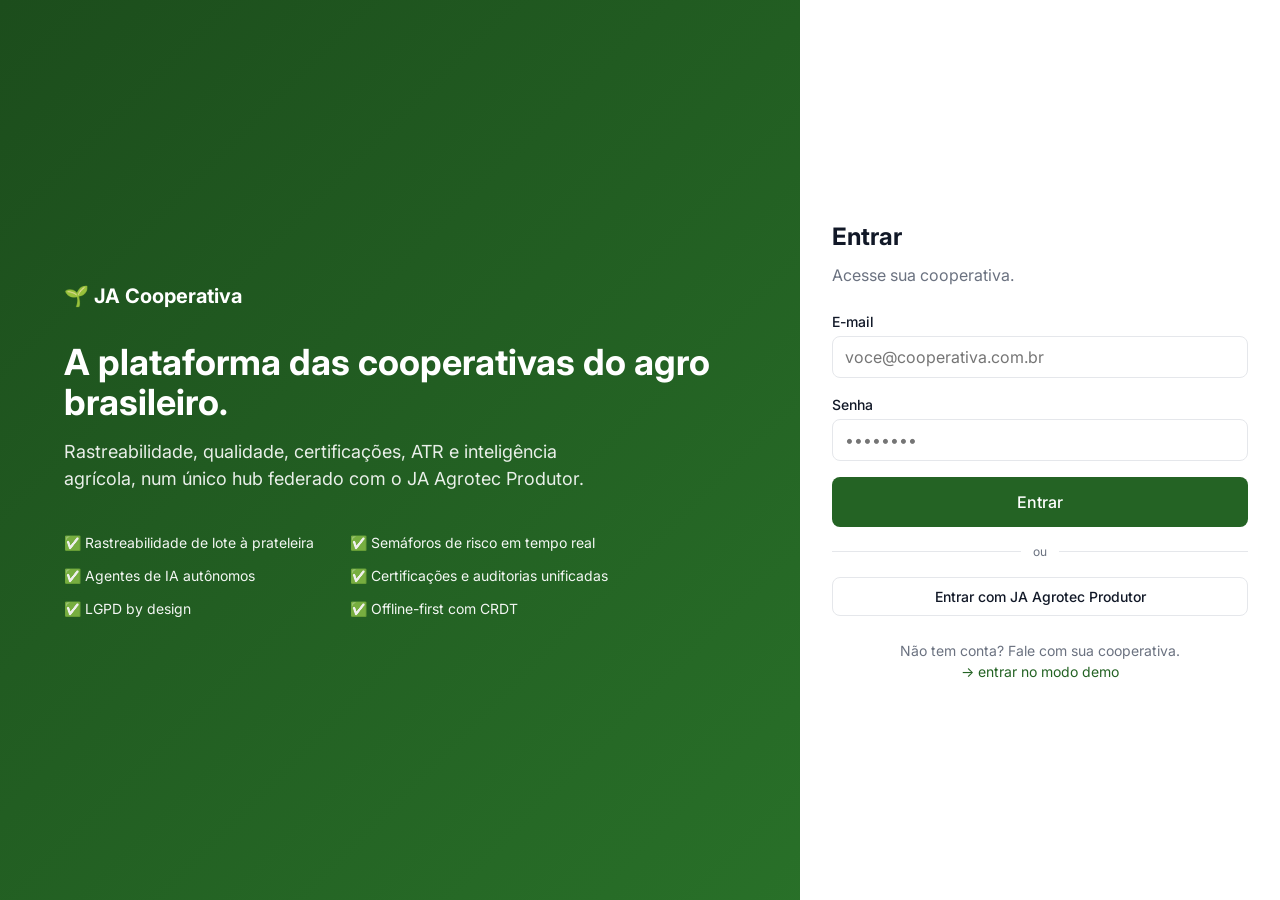
<file: index.html>
<!doctype html>
<html lang="pt-BR">
<head>
  <meta charset="utf-8">
  <meta name="viewport" content="width=device-width,initial-scale=1">
  <title>JA Cooperativa</title>
  <meta name="description" content="Plataforma de gestão, relacionamento, rastreabilidade e inteligência para cooperativas agrícolas.">
  <link rel="manifest" href="/manifest.json">
  <meta name="theme-color" content="#2C7A2C">
  <link rel="stylesheet" href="/assets/css/tokens.css">
  <link rel="stylesheet" href="/assets/css/base.css">
  <link rel="stylesheet" href="/assets/css/components.css">
  <style>
    .hero {
      min-height: 100vh;
      display: grid;
      grid-template-columns: 1fr 480px;
      background: linear-gradient(135deg, var(--color-primary-700) 0%, var(--color-primary-500) 100%);
    }
    .hero__left {
      padding: var(--s-12) var(--s-16);
      color: white;
      display: flex;
      flex-direction: column;
      justify-content: center;
    }
    .hero__brand { display: flex; align-items: center; gap: var(--s-3); font-size: var(--fs-xl); font-weight: var(--fw-bold); margin-bottom: var(--s-8); }
    .hero__title { font-size: var(--fs-4xl); font-weight: var(--fw-bold); line-height: 1.1; margin-bottom: var(--s-4); }
    .hero__sub   { font-size: var(--fs-lg); opacity: 0.9; max-width: 560px; margin-bottom: var(--s-6); }
    .hero__feats { display: grid; grid-template-columns: repeat(2, 1fr); gap: var(--s-3); margin-top: var(--s-4); max-width: 560px; }
    .hero__feat { display: flex; gap: var(--s-2); font-size: var(--fs-sm); opacity: 0.95; }
    .hero__right {
      background: var(--color-surface);
      padding: var(--s-12) var(--s-8);
      display: flex;
      flex-direction: column;
      justify-content: center;
    }
    .login__title { font-size: var(--fs-2xl); font-weight: var(--fw-bold); margin-bottom: var(--s-2); }
    .login__sub   { color: var(--color-text-muted); margin-bottom: var(--s-6); }
    .login form { display: flex; flex-direction: column; gap: var(--s-4); }
    .login label { font-size: var(--fs-sm); font-weight: var(--fw-medium); display: block; margin-bottom: var(--s-1); }
    .login .divider { display: flex; align-items: center; gap: var(--s-3); color: var(--color-text-muted); font-size: var(--fs-xs); margin: var(--s-4) 0; }
    .login .divider::before, .login .divider::after { content: ''; flex: 1; height: 1px; background: var(--color-border); }
    .login__footer { text-align: center; margin-top: var(--s-6); font-size: var(--fs-sm); color: var(--color-text-muted); }
    @media (max-width: 900px) {
      .hero { grid-template-columns: 1fr; }
      .hero__left { padding: var(--s-8) var(--s-6); }
    }
  </style>
</head>
<body>
  <section class="hero">
    <div class="hero__left">
      <div class="hero__brand">🌱 JA Cooperativa</div>
      <h1 class="hero__title">A plataforma das cooperativas do agro brasileiro.</h1>
      <p class="hero__sub">
        Rastreabilidade, qualidade, certificações, ATR e inteligência agrícola, num único hub federado com o JA Agrotec Produtor.
      </p>
      <div class="hero__feats">
        <div class="hero__feat">✅ Rastreabilidade de lote à prateleira</div>
        <div class="hero__feat">✅ Semáforos de risco em tempo real</div>
        <div class="hero__feat">✅ Agentes de IA autônomos</div>
        <div class="hero__feat">✅ Certificações e auditorias unificadas</div>
        <div class="hero__feat">✅ LGPD by design</div>
        <div class="hero__feat">✅ Offline-first com CRDT</div>
      </div>
    </div>
    <div class="hero__right login">
      <div class="login__title">Entrar</div>
      <div class="login__sub">Acesse sua cooperativa.</div>
      <form id="form-login">
        <div>
          <label for="email">E-mail</label>
          <input type="email" id="email" name="email" placeholder="voce@cooperativa.com.br" required autocomplete="email">
        </div>
        <div>
          <label for="password">Senha</label>
          <input type="password" id="password" name="password" placeholder="••••••••" required autocomplete="current-password">
        </div>
        <button type="submit" class="btn btn--primary btn--block btn--lg">Entrar</button>
      </form>
      <div class="divider">ou</div>
      <button class="btn btn--secondary btn--block" id="btn-sso">Entrar com JA Agrotec Produtor</button>
      <div class="login__footer">
        Não tem conta? Fale com sua cooperativa.<br>
        <a href="/admin.html" style="color:var(--color-primary-600)">→ entrar no modo demo</a>
      </div>
    </div>
  </section>

  <script src="/assets/js/config.js"></script>
  <script type="module">
    import { auth } from '/assets/js/auth.js';

    const form = document.getElementById('form-login');
    form.addEventListener('submit', async (e) => {
      e.preventDefault();
      const email    = form.email.value.trim();
      const password = form.password.value;
      try {
        await auth.signInPassword(email, password);
        location.href = '/admin.html';
      } catch (err) {
        alert('Login falhou: ' + err.message);
      }
    });

    document.getElementById('btn-sso').addEventListener('click', () => {
      alert('SSO com JA Agrotec Produtor: implementar via JWT bridge — ver docs/cooperativa/04-federacao-sso.md');
    });
  </script>
</body>
</html>
</file>
<file: assets/css/tokens.css>
/* JA Cooperativa - Design Tokens
 * Herda paleta do JA Agrotec Produtor
 */

:root {
  /* ============ CORES BRAND ============ */
  --color-primary: #2C7A2C;
  --color-primary-50: #f0f8f0;
  --color-primary-100: #d9ecd9;
  --color-primary-200: #b3d9b3;
  --color-primary-300: #80c080;
  --color-primary-400: #4da64d;
  --color-primary-500: #2C7A2C;
  --color-primary-600: #246324;
  --color-primary-700: #1c4d1c;
  --color-primary-800: #143614;
  --color-primary-900: #0a1f0a;

  --color-accent: #f59e0b;
  --color-accent-50: #fffbeb;
  --color-accent-500: #f59e0b;
  --color-accent-700: #b45309;

  /* ============ SEMÂNTICAS ============ */
  --color-success: #16a34a;
  --color-warning: #f59e0b;
  --color-danger:  #dc2626;
  --color-info:    #0284c7;

  /* Semáforos (cooperados, qualidade, etc) */
  --semaforo-green:  #16a34a;
  --semaforo-yellow: #f59e0b;
  --semaforo-red:    #dc2626;
  --semaforo-gray:   #64748b;

  /* ============ NEUTROS ============ */
  --color-bg:         #f9fafb;
  --color-surface:    #ffffff;
  --color-surface-2:  #f3f4f6;
  --color-border:     #e5e7eb;
  --color-border-strong: #d1d5db;

  --color-text:       #111827;
  --color-text-muted: #6b7280;
  --color-text-soft:  #9ca3af;
  --color-text-on-primary: #ffffff;

  /* ============ TIPOGRAFIA ============ */
  --font-sans: 'Inter', -apple-system, BlinkMacSystemFont, 'Segoe UI', sans-serif;
  --font-mono: 'JetBrains Mono', 'Fira Code', Consolas, monospace;

  --fs-xs:   0.75rem;
  --fs-sm:   0.875rem;
  --fs-base: 1rem;
  --fs-lg:   1.125rem;
  --fs-xl:   1.25rem;
  --fs-2xl:  1.5rem;
  --fs-3xl:  1.875rem;
  --fs-4xl:  2.25rem;

  --fw-regular:  400;
  --fw-medium:   500;
  --fw-semibold: 600;
  --fw-bold:     700;

  --lh-tight:  1.25;
  --lh-normal: 1.5;
  --lh-relaxed: 1.7;

  /* ============ SPACING ============ */
  --s-0:  0;
  --s-1:  0.25rem;
  --s-2:  0.5rem;
  --s-3:  0.75rem;
  --s-4:  1rem;
  --s-5:  1.25rem;
  --s-6:  1.5rem;
  --s-8:  2rem;
  --s-10: 2.5rem;
  --s-12: 3rem;
  --s-16: 4rem;
  --s-20: 5rem;
  --s-24: 6rem;

  /* ============ RADIUS ============ */
  --r-sm:  0.25rem;
  --r-md:  0.5rem;
  --r-lg:  0.75rem;
  --r-xl:  1rem;
  --r-2xl: 1.5rem;
  --r-full: 9999px;

  /* ============ SHADOWS ============ */
  --shadow-sm:  0 1px 2px 0 rgb(0 0 0 / 0.05);
  --shadow-md:  0 4px 6px -1px rgb(0 0 0 / 0.1), 0 2px 4px -2px rgb(0 0 0 / 0.1);
  --shadow-lg:  0 10px 15px -3px rgb(0 0 0 / 0.1), 0 4px 6px -4px rgb(0 0 0 / 0.1);
  --shadow-xl:  0 20px 25px -5px rgb(0 0 0 / 0.1), 0 8px 10px -6px rgb(0 0 0 / 0.1);
  --shadow-focus: 0 0 0 3px rgba(44, 122, 44, 0.25);

  /* ============ TRANSITIONS ============ */
  --t-fast:  120ms ease;
  --t-base:  200ms ease;
  --t-slow:  300ms ease;

  /* ============ Z-INDEX ============ */
  --z-base:    1;
  --z-dropdown: 100;
  --z-sticky:  200;
  --z-overlay: 800;
  --z-modal:   900;
  --z-toast:   1000;

  /* ============ LAYOUT ============ */
  --sidebar-w: 280px;
  --sidebar-w-collapsed: 64px;
  --header-h:  64px;
  --container-max: 1440px;
}

/* DARK MODE (opt-in via [data-theme="dark"]) */
[data-theme="dark"] {
  --color-bg:        #0a0f0a;
  --color-surface:   #121712;
  --color-surface-2: #1a201a;
  --color-border:    #2a322a;
  --color-border-strong: #3a443a;

  --color-text:       #e5e7eb;
  --color-text-muted: #9ca3af;
  --color-text-soft:  #6b7280;

  --color-primary-50:  #0a1f0a;
  --color-primary-500: #4da64d;
  --color-primary-600: #3a8c3a;
}
</file>
<file: assets/css/base.css>
/* JA Cooperativa - Base styles */
@import url('https://fonts.googleapis.com/css2?family=Inter:wght@400;500;600;700&display=swap');

*, *::before, *::after { box-sizing: border-box; }
* { margin: 0; padding: 0; }

html { -webkit-text-size-adjust: 100%; tab-size: 4; }
body {
  font-family: var(--font-sans);
  font-size: var(--fs-base);
  line-height: var(--lh-normal);
  color: var(--color-text);
  background: var(--color-bg);
  -webkit-font-smoothing: antialiased;
  text-rendering: optimizeLegibility;
}

img, svg, video { display: block; max-width: 100%; }
a { color: var(--color-primary-600); text-decoration: none; }
a:hover { text-decoration: underline; }

button, input, select, textarea { font: inherit; color: inherit; }
button { cursor: pointer; background: none; border: none; }
button:disabled { cursor: not-allowed; opacity: 0.5; }

input, select, textarea {
  background: var(--color-surface);
  border: 1px solid var(--color-border);
  border-radius: var(--r-md);
  padding: var(--s-2) var(--s-3);
  transition: border-color var(--t-fast), box-shadow var(--t-fast);
  width: 100%;
}
input:focus, select:focus, textarea:focus {
  outline: none;
  border-color: var(--color-primary-500);
  box-shadow: var(--shadow-focus);
}

::selection { background: var(--color-primary-200); color: var(--color-primary-900); }

/* Scrollbar */
::-webkit-scrollbar { width: 10px; height: 10px; }
::-webkit-scrollbar-track { background: var(--color-bg); }
::-webkit-scrollbar-thumb { background: var(--color-border-strong); border-radius: var(--r-full); }
::-webkit-scrollbar-thumb:hover { background: var(--color-text-soft); }

/* Utilitários mínimos */
.hidden { display: none !important; }
.visually-hidden {
  position: absolute; width: 1px; height: 1px; padding: 0; margin: -1px;
  overflow: hidden; clip: rect(0,0,0,0); white-space: nowrap; border: 0;
}
.row { display: flex; gap: var(--s-3); align-items: center; }
.col { display: flex; flex-direction: column; gap: var(--s-3); }
.spacer { flex: 1; }
.text-muted { color: var(--color-text-muted); }
.text-soft  { color: var(--color-text-soft); }
.text-success { color: var(--color-success); }
.text-warning { color: var(--color-warning); }
.text-danger  { color: var(--color-danger); }
.mono { font-family: var(--font-mono); }
</file>
<file: assets/css/components.css>
/* JA Cooperativa - Components */

/* ============ BUTTONS ============ */
.btn {
  display: inline-flex;
  align-items: center;
  justify-content: center;
  gap: var(--s-2);
  padding: var(--s-2) var(--s-4);
  border-radius: var(--r-md);
  font-weight: var(--fw-medium);
  font-size: var(--fs-sm);
  transition: all var(--t-fast);
  border: 1px solid transparent;
  white-space: nowrap;
  min-height: 38px;
}
.btn:hover  { transform: translateY(-1px); }
.btn:active { transform: translateY(0); }
.btn--primary {
  background: var(--color-primary-600);
  color: var(--color-text-on-primary);
}
.btn--primary:hover  { background: var(--color-primary-700); }
.btn--secondary {
  background: var(--color-surface);
  border-color: var(--color-border);
  color: var(--color-text);
}
.btn--secondary:hover { background: var(--color-surface-2); }
.btn--ghost {
  background: transparent;
  color: var(--color-text);
}
.btn--ghost:hover { background: var(--color-surface-2); }
.btn--danger {
  background: var(--color-danger);
  color: white;
}
.btn--sm { padding: var(--s-1) var(--s-3); font-size: var(--fs-xs); min-height: 30px; }
.btn--lg { padding: var(--s-3) var(--s-6); font-size: var(--fs-base); min-height: 46px; }
.btn--block { width: 100%; }

/* ============ CARDS ============ */
.card {
  background: var(--color-surface);
  border: 1px solid var(--color-border);
  border-radius: var(--r-lg);
  padding: var(--s-5);
}
.card--hover { transition: all var(--t-base); }
.card--hover:hover { box-shadow: var(--shadow-md); border-color: var(--color-primary-300); }
.card__title {
  font-size: var(--fs-lg);
  font-weight: var(--fw-semibold);
  margin-bottom: var(--s-2);
}
.card__subtitle {
  font-size: var(--fs-sm);
  color: var(--color-text-muted);
  margin-bottom: var(--s-4);
}

/* ============ BADGES / SEMÁFOROS ============ */
.badge {
  display: inline-flex;
  align-items: center;
  gap: var(--s-1);
  padding: 2px var(--s-2);
  border-radius: var(--r-full);
  font-size: var(--fs-xs);
  font-weight: var(--fw-medium);
}
.badge--green  { background: #dcfce7; color: #166534; }
.badge--yellow { background: #fef3c7; color: #92400e; }
.badge--red    { background: #fee2e2; color: #991b1b; }
.badge--gray   { background: #f1f5f9; color: #475569; }
.badge--blue   { background: #dbeafe; color: #1e40af; }

.semaforo {
  display: inline-block;
  width: 12px; height: 12px;
  border-radius: 50%;
  flex-shrink: 0;
}
.semaforo--green  { background: var(--semaforo-green); }
.semaforo--yellow { background: var(--semaforo-yellow); }
.semaforo--red    { background: var(--semaforo-red); }
.semaforo--gray   { background: var(--semaforo-gray); }

/* ============ TABLES ============ */
.table {
  width: 100%;
  border-collapse: collapse;
  font-size: var(--fs-sm);
}
.table th, .table td {
  text-align: left;
  padding: var(--s-3) var(--s-4);
  border-bottom: 1px solid var(--color-border);
}
.table th {
  font-weight: var(--fw-semibold);
  color: var(--color-text-muted);
  background: var(--color-surface-2);
  position: sticky; top: 0;
}
.table tbody tr:hover { background: var(--color-surface-2); }

/* ============ STATS / KPI ============ */
.kpi {
  background: var(--color-surface);
  border: 1px solid var(--color-border);
  border-radius: var(--r-lg);
  padding: var(--s-4);
}
.kpi__label {
  font-size: var(--fs-xs);
  color: var(--color-text-muted);
  text-transform: uppercase;
  letter-spacing: 0.05em;
}
.kpi__value {
  font-size: var(--fs-3xl);
  font-weight: var(--fw-bold);
  line-height: 1.1;
  margin-top: var(--s-2);
}
.kpi__delta {
  font-size: var(--fs-xs);
  margin-top: var(--s-2);
}
.kpi__delta--up   { color: var(--color-success); }
.kpi__delta--down { color: var(--color-danger); }

/* ============ SIDEBAR ============ */
.sidebar {
  width: var(--sidebar-w);
  height: 100vh;
  background: var(--color-surface);
  border-right: 1px solid var(--color-border);
  display: flex;
  flex-direction: column;
  position: fixed;
  top: 0; left: 0;
  z-index: var(--z-sticky);
  overflow-y: auto;
}
.sidebar__brand {
  padding: var(--s-4) var(--s-5);
  display: flex;
  align-items: center;
  gap: var(--s-3);
  font-weight: var(--fw-bold);
  font-size: var(--fs-lg);
  border-bottom: 1px solid var(--color-border);
}
.sidebar__group { padding: var(--s-3) 0; }
.sidebar__group-title {
  padding: var(--s-2) var(--s-5);
  font-size: var(--fs-xs);
  text-transform: uppercase;
  color: var(--color-text-muted);
  letter-spacing: 0.05em;
  font-weight: var(--fw-semibold);
}
.sidebar__link {
  display: flex;
  align-items: center;
  gap: var(--s-3);
  padding: var(--s-2) var(--s-5);
  color: var(--color-text);
  font-size: var(--fs-sm);
  border-left: 3px solid transparent;
  transition: all var(--t-fast);
}
.sidebar__link:hover {
  background: var(--color-surface-2);
  text-decoration: none;
}
.sidebar__link--active {
  background: var(--color-primary-50);
  color: var(--color-primary-700);
  border-left-color: var(--color-primary-500);
  font-weight: var(--fw-medium);
}
.sidebar__icon { width: 18px; height: 18px; flex-shrink: 0; }

/* ============ MAIN LAYOUT ============ */
.app {
  display: grid;
  grid-template-columns: var(--sidebar-w) 1fr;
  min-height: 100vh;
}
.main {
  padding: var(--s-6) var(--s-8);
  max-width: var(--container-max);
  width: 100%;
}
.page-header {
  display: flex;
  align-items: center;
  justify-content: space-between;
  margin-bottom: var(--s-6);
  padding-bottom: var(--s-4);
  border-bottom: 1px solid var(--color-border);
}
.page-title {
  font-size: var(--fs-2xl);
  font-weight: var(--fw-bold);
}
.page-subtitle {
  color: var(--color-text-muted);
  font-size: var(--fs-sm);
  margin-top: var(--s-1);
}

/* ============ GRID ============ */
.grid { display: grid; gap: var(--s-4); }
.grid--2 { grid-template-columns: repeat(2, 1fr); }
.grid--3 { grid-template-columns: repeat(3, 1fr); }
.grid--4 { grid-template-columns: repeat(4, 1fr); }
@media (max-width: 1024px) {
  .grid--3, .grid--4 { grid-template-columns: repeat(2, 1fr); }
}
@media (max-width: 640px) {
  .grid--2, .grid--3, .grid--4 { grid-template-columns: 1fr; }
}

/* ============ EMPTY STATE ============ */
.empty {
  text-align: center;
  padding: var(--s-12) var(--s-6);
  color: var(--color-text-muted);
}
.empty__icon { font-size: 3rem; margin-bottom: var(--s-3); opacity: 0.5; }
.empty__title { font-size: var(--fs-lg); font-weight: var(--fw-semibold); margin-bottom: var(--s-2); color: var(--color-text); }

/* ============ LOADING ============ */
.spinner {
  width: 20px; height: 20px;
  border: 2px solid var(--color-border);
  border-top-color: var(--color-primary-500);
  border-radius: 50%;
  animation: spin 0.8s linear infinite;
}
@keyframes spin { to { transform: rotate(360deg); } }
</file>
